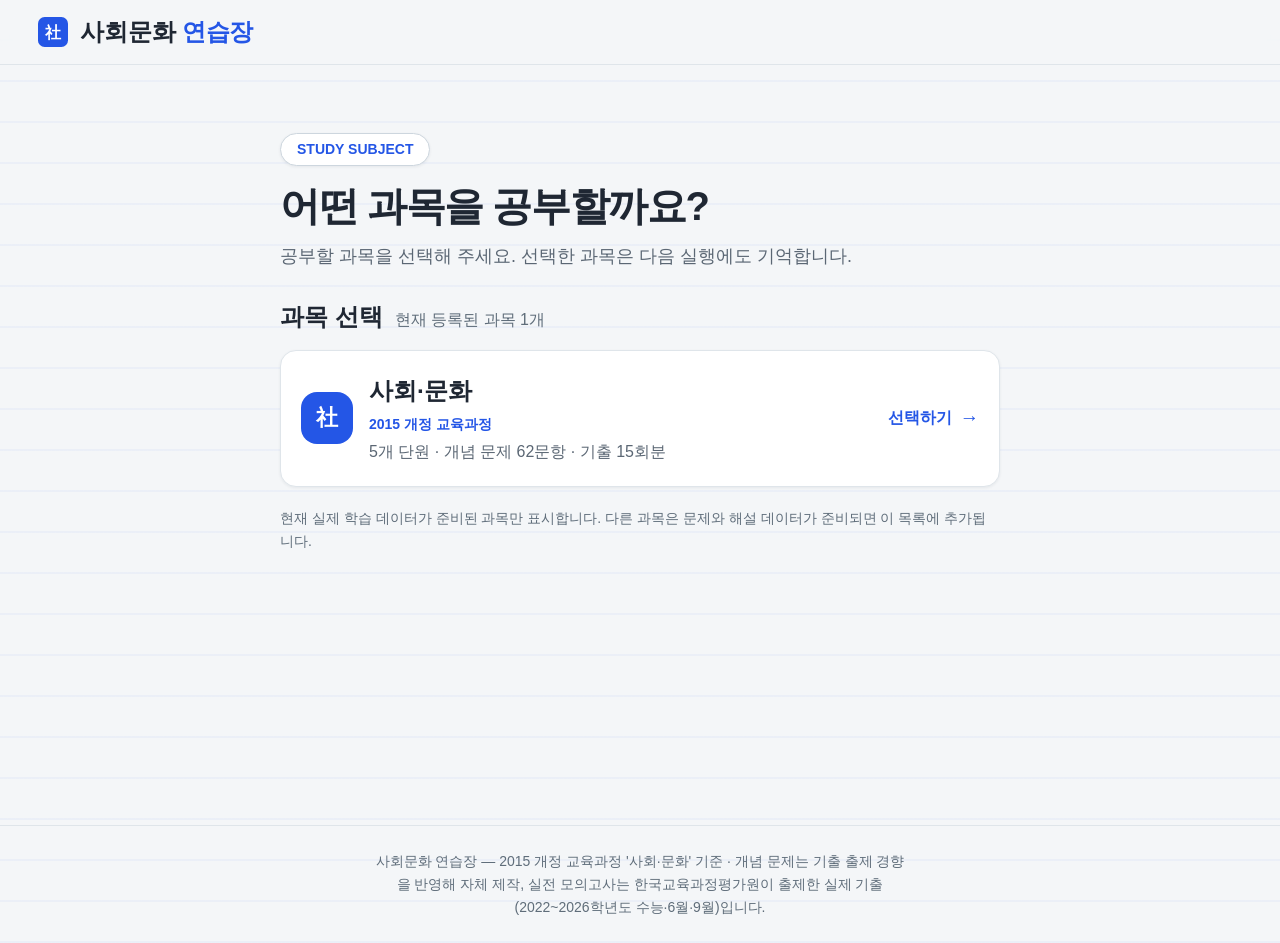
<file: index.html>
<!DOCTYPE html>
<html lang="ko">
<head>
<meta charset="UTF-8" />
<meta name="viewport" content="width=device-width, initial-scale=1.0" />
<title>사회문화 연습장</title>
<meta name="app-runtime" content="local-static-files-no-network-api" />
<meta name="description" content="사회·문화 수능 대비 단원별 개념 문제 연습 사이트. 기출 스타일 5지선다 문제와 상세 해설, 오답 노트, 단원별 개념 정리 제공." />
<link rel="icon" href="data:image/svg+xml,<svg xmlns='http://www.w3.org/2000/svg' viewBox='0 0 100 100'><rect width='100' height='100' rx='20' fill='%232f4fc0'/><text x='50' y='68' font-size='52' text-anchor='middle' fill='white' font-family='sans-serif' font-weight='700'>社</text></svg>" />
<link rel="stylesheet" href="css/style.css" />
</head>
<body>
<a class="skip" href="#main">본문으로 건너뛰기</a>
<header class="site-header">
  <div class="header-inner">
    <a class="logo" href="#" data-nav="home" aria-label="홈으로">
      <svg width="30" height="30" viewBox="0 0 100 100" aria-hidden="true"><rect width="100" height="100" rx="22" fill="var(--color-primary)"/><text x="50" y="70" font-size="52" text-anchor="middle" fill="#fff" font-weight="700">社</text></svg>
      <span class="logo-text">사회문화 <em>연습장</em></span>
    </a>
    <nav class="gnb" aria-label="주요 메뉴">
      <button class="gnb-btn" data-nav="home" type="button">문제 풀기</button>
      <button class="gnb-btn" data-nav="subject-select" type="button">과목 변경</button>
      <button class="gnb-btn" data-nav="exam" type="button">실전 모의고사</button>
      <button class="gnb-btn" data-nav="game" type="button">지식의 탑</button>
      <button class="gnb-btn" data-nav="concepts" type="button">개념 정리</button>
      <button class="gnb-btn" data-nav="wrong" type="button">오답 노트 <span class="wrong-count" id="wrongCountBadge" hidden>0</span></button>
    </nav>
  </div>
</header>

<main id="main" class="container">
  <!-- 첫 진입 과목 선택 -->
  <section id="view-subject-select" class="view" aria-label="과목 선택" hidden></section>
  <!-- 홈: 단원 선택 -->
  <section id="view-home" class="view" aria-label="홈"></section>
  <!-- 퀴즈 진행 -->
  <section id="view-quiz" class="view" aria-label="문제 풀이" hidden></section>
  <!-- 결과 -->
  <section id="view-result" class="view" aria-label="결과" hidden></section>
  <!-- 실전 모의고사: 시험지 목록 -->
  <section id="view-exam" class="view" aria-label="실전 모의고사" hidden></section>
  <!-- 실전 모의고사: 응시 -->
  <section id="view-examrun" class="view" aria-label="모의고사 응시" hidden></section>
  <!-- 실전 모의고사: 결과 -->
  <section id="view-examresult" class="view" aria-label="모의고사 결과" hidden></section>
  <!-- 학습 게임: 지식의 탑 -->
  <section id="view-game" class="view" aria-label="지식의 탑 게임" hidden></section>
  <!-- 개념 정리 -->
  <section id="view-concepts" class="view" aria-label="개념 정리" hidden></section>
  <!-- 오답 노트 -->
  <section id="view-wrong" class="view" aria-label="오답 노트" hidden></section>
</main>

<footer class="site-footer">
  <p>사회문화 연습장 — 2015 개정 교육과정 '사회·문화' 기준 · 개념 문제는 기출 출제 경향을 반영해 자체 제작, 실전 모의고사는 한국교육과정평가원이 출제한 실제 기출(2022~2026학년도 수능·6월·9월)입니다.</p>
</footer>

<script src="js/data.js"></script>
<script src="js/exams.js"></script>
<script src="js/storage.js"></script>
<script src="js/predict.js"></script>
<script src="js/game.js"></script>
<script src="js/pen-tools.js"></script>
<script src="js/exam-app.js"></script>
<script src="js/app.js"></script>
</body>
</html>
</file>
<file: css/style.css>
/* ─── 사회문화 연습장 — 노트형 학습 사이트 테마 ───
   종이 노트 + 형광펜 콘셉트 (연습장 감성) */

:root {
  --text-xs: clamp(0.75rem, 0.7rem + 0.25vw, 0.875rem);
  --text-sm: clamp(0.875rem, 0.8rem + 0.35vw, 1rem);
  --text-base: clamp(1rem, 0.95rem + 0.25vw, 1.125rem);
  --text-lg: clamp(1.125rem, 1rem + 0.75vw, 1.5rem);
  --text-xl: clamp(1.5rem, 1.2rem + 1.25vw, 2.25rem);

  --space-1: 0.25rem; --space-2: 0.5rem; --space-3: 0.75rem;
  --space-4: 1rem; --space-5: 1.25rem; --space-6: 1.5rem;
  --space-8: 2rem; --space-10: 2.5rem; --space-12: 3rem; --space-16: 4rem;

  /* 노트 페이퍼 톤 */
  --color-bg: #f4f6f8;          /* 노트 뒷면 */
  --color-surface: #ffffff;      /* 종이 */
  --color-surface-2: #fbfcfd;
  --color-surface-offset: #eef1f4;
  --color-divider: #dfe5ea;
  --color-border: #cdd6de;
  --color-text: #1f2733;
  --color-text-muted: #5b6774;
  --color-text-faint: #5f6d7a;
  --color-text-inverse: #f8fafc;

  /* 형광펜 블루 */
  --color-primary: #2456e6;
  --color-primary-hover: #1c46c4;
  --color-primary-active: #16379b;
  --color-primary-highlight: #e3ecfe;

  --color-success: #1e7a3c;
  --color-success-highlight: #e0f3e6;
  --color-error: #c93838;
  --color-error-highlight: #fbe4e4;
  --color-wrong-badge: #c93838;

  --hl: #ffe57f;               /* 형광펜 노랑 */
  --hl-pink: #ffc0cb;
  --hl-green: #b7f0c2;

  --radius-sm: 0.375rem;
  --radius-md: 0.5rem;
  --radius-lg: 0.75rem;
  --radius-xl: 1rem;

  --transition-interactive: 180ms cubic-bezier(0.16, 1, 0.3, 1);
  --shadow-sm: 0 1px 3px rgba(31, 39, 51, 0.07);
  --shadow-md: 0 4px 14px rgba(31, 39, 51, 0.09);
  --shadow-lg: 0 12px 34px rgba(31, 39, 51, 0.14);

  --content-default: 860px;
}

/* ─── 기본 스타일 ─── */
*, *::before, *::after { box-sizing: border-box; margin: 0; padding: 0; }
[hidden] { display: none !important; }

html {
  -webkit-text-size-adjust: none; text-size-adjust: none;
  -webkit-font-smoothing: antialiased; -moz-osx-font-smoothing: grayscale;
  text-rendering: optimizeLegibility;
}

body {
  min-height: 100dvh;
  line-height: 1.65;
  font-family: 'Pretendard Variable', Pretendard, -apple-system, 'Apple SD Gothic Neo', 'Malgun Gothic', sans-serif;
  font-size: var(--text-base);
  color: var(--color-text);
  background-color: var(--color-bg);
  /* 노트 줄무늬 */
  background-image: repeating-linear-gradient(
    transparent, transparent 39px,
    rgba(36, 86, 230, 0.045) 39px, rgba(36, 86, 230, 0.045) 41px
  );
}

img, svg { display: block; max-width: 100%; }
button { cursor: pointer; background: none; border: none; font: inherit; color: inherit; }
ul { list-style: none; }
h1, h2, h3, h4 { text-wrap: balance; line-height: 1.2; }
p, li, figcaption { text-wrap: pretty; }

:focus-visible { outline: 2px solid var(--color-primary); outline-offset: 3px; border-radius: var(--radius-sm); }

::selection { background: var(--hl); color: var(--color-text); }

.skip {
  position: absolute; left: -9999px; top: 0;
  background: var(--color-primary); color: #fff;
  padding: var(--space-2) var(--space-4); border-radius: var(--radius-sm);
  z-index: 100;
}
.skip:focus { left: var(--space-4); top: var(--space-4); }

@media (prefers-reduced-motion: reduce) {
  *, *::before, *::after {
    animation-duration: 0.01ms !important;
    animation-iteration-count: 1 !important;
    transition-duration: 0.01ms !important;
  }
}

/* ─── 헤더 ─── */
.site-header {
  position: sticky; top: 0; z-index: 50;
  background: rgba(244, 246, 248, 0.86);
  backdrop-filter: blur(10px);
  border-bottom: 1px solid var(--color-divider);
}
.header-inner {
  width: 100%; max-width: 1440px;
  margin: 0 auto; padding: var(--space-3) clamp(16px, 3vw, 40px);
  display: flex; align-items: center; justify-content: space-between; gap: var(--space-4);
}
.logo { display: flex; flex: 0 0 auto; align-items: center; gap: var(--space-3); white-space: nowrap; text-decoration: none; color: inherit; }
.logo-text { white-space: nowrap; font-size: var(--text-lg); font-weight: 800; letter-spacing: -0.01em; }
.logo-text em { font-style: normal; color: var(--color-primary); }

.gnb { display: flex; flex: 1 1 auto; min-width: 0; justify-content: flex-end; flex-wrap: nowrap; gap: 4px; }
.gnb-btn {
  flex: 0 0 auto; white-space: nowrap;
  padding: var(--space-2) clamp(8px, 0.9vw, 14px);
  border-radius: var(--radius-full, 9999px);
  font-size: clamp(0.78rem, 0.9vw, 1rem); font-weight: 600; color: var(--color-text-muted);
  transition: all var(--transition-interactive);
}
.gnb-btn:hover { background: var(--color-primary-highlight); color: var(--color-primary); transform: translateY(-1px) scale(1.015); }
.gnb-btn.active { background: var(--color-primary); color: #fff; }

.wrong-count {
  display: inline-flex; align-items: center; justify-content: center;
  min-width: 1.4em; height: 1.4em; padding: 0 0.3em;
  background: var(--color-wrong-badge); color: #fff;
  border-radius: 9999px; font-size: var(--text-xs); font-weight: 700;
  vertical-align: 2px; margin-left: var(--space-1);
}

/* ─── 레이아웃 ─── */
.container {
  max-width: var(--content-default);
  margin: 0 auto;
  padding: var(--space-8) var(--space-5) var(--space-16);
  min-height: calc(100dvh - 140px);
}
.view { animation: viewIn 240ms cubic-bezier(0.16, 1, 0.3, 1); }
@keyframes viewIn { from { opacity: 0; transform: translateY(8px); } to { opacity: 1; transform: none; } }

/* ─── 첫 진입 과목 선택 ─── */
.subject-pick-page { max-width: 720px; margin: 0 auto; padding: clamp(12px, 4vh, 36px) 0; }
.subject-pick-page > .hero-kicker { margin-bottom: var(--space-4); }
.subject-pick-page h1 { font-size: clamp(1.8rem, 4vw, 2.5rem); font-weight: 850; letter-spacing: -0.035em; margin-bottom: var(--space-3); }
.subject-pick-description { color: var(--color-text-muted); margin-bottom: var(--space-8); }
.subject-pick-grid { display: grid; grid-template-columns: 1fr; gap: var(--space-3); }
.subject-pick-button {
  display: flex; align-items: center; gap: var(--space-4); width: 100%; min-height: 104px;
  padding: var(--space-5); text-align: left; color: var(--color-text);
  background: var(--color-surface); border: 1px solid var(--color-divider);
  border-radius: var(--radius-xl); box-shadow: var(--shadow-sm); cursor: pointer;
  transition: transform var(--transition-interactive), box-shadow var(--transition-interactive), border-color var(--transition-interactive), background var(--transition-interactive);
}
.subject-pick-button:hover, .subject-pick-button:focus-visible {
  border-color: var(--color-primary); background: var(--color-primary-highlight); box-shadow: var(--shadow-md);
  transform: translateY(-1px) scale(1.015);
}
.subject-pick-mark {
  display: inline-flex; flex: 0 0 52px; width: 52px; height: 52px; align-items: center; justify-content: center;
  color: #fff; background: var(--color-primary); border-radius: 16px; font-size: 1.35rem; font-weight: 850;
}
.subject-pick-copy { display: grid; gap: 3px; min-width: 0; }
.subject-pick-copy strong { font-size: var(--text-lg); font-weight: 800; }
.subject-pick-copy small { color: var(--color-primary); font-size: var(--text-xs); font-weight: 700; }
.subject-pick-copy > span { color: var(--color-text-muted); font-size: var(--text-sm); }
.subject-pick-action { display: inline-flex; align-items: center; gap: 8px; margin-left: auto; white-space: nowrap; color: var(--color-primary); font-size: var(--text-sm); font-weight: 800; }
.subject-pick-action > span { font-size: 1.2em; }
.subject-pick-footnote { margin-top: var(--space-5); color: var(--color-text-faint); font-size: var(--text-xs); }

/* ─── 홈 화면 ─── */
.hero { margin-bottom: var(--space-10); }
.hero-kicker {
  display: inline-flex; align-items: center; gap: var(--space-2);
  background: #fff; border: 1px solid var(--color-border);
  padding: var(--space-1) var(--space-4); border-radius: 9999px;
  font-size: var(--text-xs); font-weight: 700; color: var(--color-primary);
  box-shadow: var(--shadow-sm); margin-bottom: var(--space-4);
}
.hero h1 {
  font-size: var(--text-xl); font-weight: 800; letter-spacing: -0.02em;
  margin-bottom: var(--space-3); max-width: 24ch;
}
.hero p { color: var(--color-text-muted); max-width: 52ch; }

.stat-strip {
  display: grid; grid-template-columns: repeat(3, 1fr); gap: var(--space-3);
  margin-bottom: var(--space-10);
}
.stat-card {
  background: var(--color-surface); border: 1px solid var(--color-divider);
  border-radius: var(--radius-lg); padding: var(--space-4) var(--space-5);
  box-shadow: var(--shadow-sm);
}
.stat-label { font-size: var(--text-xs); font-weight: 600; color: var(--color-text-faint); }
.stat-value { font-size: var(--text-lg); font-weight: 800; margin-top: var(--space-1); }
.stat-value .accent { color: var(--color-primary); }

.section-head { display: flex; align-items: baseline; gap: var(--space-3); margin-bottom: var(--space-4); }
.section-head h2 { font-size: var(--text-lg); font-weight: 800; }
.section-head span { font-size: var(--text-sm); color: var(--color-text-faint); }

.unit-grid { display: grid; gap: var(--space-4); }
.unit-card {
  position: relative;
  background: var(--color-surface);
  border: 1px solid var(--color-divider);
  border-radius: var(--radius-lg);
  padding: var(--space-5) var(--space-6);
  box-shadow: var(--shadow-sm);
  transition: transform var(--transition-interactive), box-shadow var(--transition-interactive), border-color var(--transition-interactive);
  overflow: hidden;
}
.unit-card::before {
  content: ''; position: absolute; inset: 0 auto 0 0; width: 4px;
  background: var(--unit-accent, var(--color-primary));
}
.unit-card:hover { transform: translateY(-2px) scale(1.012); box-shadow: var(--shadow-md); border-color: var(--color-primary-highlight); }
.unit-top { display: flex; align-items: center; justify-content: space-between; gap: var(--space-3); }
.unit-num { font-size: var(--text-xs); font-weight: 800; color: var(--color-text-faint); letter-spacing: 0.08em; }
.unit-name { font-size: var(--text-lg); font-weight: 800; margin-top: var(--space-1); }
.unit-desc { font-size: var(--text-sm); color: var(--color-text-muted); margin-top: var(--space-2); }
.unit-meta { display: flex; align-items: center; gap: var(--space-3); margin-top: var(--space-4); flex-wrap: wrap; }
.unit-qcount {
  font-size: var(--text-xs); font-weight: 700; color: var(--color-text-muted);
  background: var(--color-surface-offset); padding: var(--space-1) var(--space-3);
  border-radius: 9999px;
}
.unit-actions { display: flex; gap: var(--space-2); margin-left: auto; }

.btn {
  display: inline-flex; align-items: center; justify-content: center; gap: var(--space-2);
  padding: var(--space-2) var(--space-5);
  border-radius: var(--radius-md);
  font-size: var(--text-sm); font-weight: 700;
  transition: all var(--transition-interactive);
}
.btn-primary { background: var(--color-primary); color: #fff; box-shadow: var(--shadow-sm); }
.btn-primary:hover { background: var(--color-primary-hover); transform: translateY(-1px) scale(1.015); }
.btn-ghost { border: 1.5px solid var(--color-border); color: var(--color-text-muted); background: var(--color-surface); }
.btn-ghost:hover { border-color: var(--color-primary); color: var(--color-primary); transform: translateY(-1px) scale(1.015); }
.btn:disabled { opacity: 0.45; cursor: not-allowed; transform: none; }

.unit-accuracy { font-size: var(--text-xs); color: var(--color-text-faint); font-weight: 600; }
.unit-accuracy .bar {
  display: inline-block; width: 72px; height: 6px;
  background: var(--color-surface-offset); border-radius: 3px;
  margin-left: var(--space-2); vertical-align: 2px; overflow: hidden;
}
.unit-accuracy .bar i {
  display: block; height: 100%; border-radius: 3px;
  background: var(--unit-accent, var(--color-primary));
}

/* ─── 퀴즈 화면 ─── */
.quiz-topbar {
  display: flex; align-items: center; justify-content: space-between;
  gap: var(--space-4); margin-bottom: var(--space-5); flex-wrap: wrap;
}
.quiz-info { display: flex; align-items: center; gap: var(--space-3); flex-wrap: wrap; }
.quiz-tag {
  font-size: var(--text-xs); font-weight: 700;
  background: var(--color-primary-highlight); color: var(--color-primary);
  padding: var(--space-1) var(--space-3); border-radius: 9999px;
}
.quiz-tag.error-mode { background: var(--color-error-highlight); color: var(--color-error); }
.quiz-topic { font-size: var(--text-sm); font-weight: 600; color: var(--color-text-muted); }
.quiz-exit { font-size: var(--text-sm); font-weight: 600; color: var(--color-text-faint); padding: var(--space-1) var(--space-3); border-radius: var(--radius-sm); }
.quiz-exit:hover { color: var(--color-error); background: var(--color-error-highlight); }

.progress-row { display: flex; align-items: center; gap: var(--space-4); margin-bottom: var(--space-6); }
.progress-track {
  flex: 1; height: 10px; border-radius: 5px;
  background: var(--color-surface-offset); overflow: hidden;
}
.progress-fill {
  height: 100%; border-radius: 5px;
  background: linear-gradient(90deg, var(--color-primary), #5b84ff);
  transition: width 400ms cubic-bezier(0.16, 1, 0.3, 1);
}
.progress-count { font-size: var(--text-sm); font-weight: 800; font-variant-numeric: tabular-nums; white-space: nowrap; }

.q-card {
  background: var(--color-surface);
  border: 1px solid var(--color-divider);
  border-radius: var(--radius-xl);
  padding: var(--space-8);
  box-shadow: var(--shadow-md);
}
.q-head { display: flex; align-items: center; gap: var(--space-3); margin-bottom: var(--space-4); flex-wrap: wrap; }
.q-num { font-size: var(--text-xs); font-weight: 800; color: var(--color-primary); letter-spacing: 0.06em; }
.q-diff { display: flex; gap: 3px; align-items: center; }
.q-diff i { width: 8px; height: 8px; border-radius: 2px; background: var(--color-surface-offset); }
.q-diff i.on { background: var(--color-primary); }
.q-diff-label { font-size: var(--text-xs); color: var(--color-text-faint); font-weight: 600; margin-left: 2px; }

.q-text { font-size: var(--text-base); font-weight: 600; line-height: 1.7; }
.pen-input-hint { font-size: var(--text-xs); color: var(--color-text-faint); }
.pen-tool:disabled { opacity: .4; cursor: not-allowed; }
@media (max-width: 640px) {
  .pen-bar { gap: 6px; }
  .pen-tool { padding: 6px 10px; }
  .pen-input-hint { flex-basis: 100%; }
}
.q-text u { text-decoration-color: var(--color-error); text-decoration-thickness: 2px; text-underline-offset: 3px; }
.q-text mark { background: var(--hl); padding: 0 2px; border-radius: 2px; }

.boogi {
  background: var(--color-surface-2);
  border: 1px dashed var(--color-border);
  border-radius: var(--radius-md);
  padding: var(--space-4) var(--space-5);
  margin: var(--space-4) 0 var(--space-5);
  font-size: var(--text-sm);
}
.boogi ul { padding-left: 0; margin-top: var(--space-2); display: grid; gap: var(--space-1); }
.boogi ul li { padding-left: 1.1em; position: relative; }
.boogi ul li::before { content: '·'; position: absolute; left: 0; font-weight: 800; color: var(--color-primary); }

.choices { display: grid; gap: var(--space-2); margin-top: var(--space-5); }
.choice {
  display: flex; align-items: flex-start; gap: var(--space-3);
  width: 100%; text-align: left;
  padding: var(--space-4) var(--space-5);
  background: var(--color-surface-2);
  border: 1.5px solid var(--color-divider);
  border-radius: var(--radius-md);
  font-size: var(--text-sm); font-weight: 500; line-height: 1.6;
  transition: all var(--transition-interactive);
}
.choice:hover:not(:disabled) {
  border-color: var(--color-primary);
  background: var(--color-primary-highlight);
  color: var(--color-text);
  transform: translateY(-1px) scale(1.025);
  box-shadow: 0 6px 16px rgba(36, 86, 230, 0.18);
}
.choice:disabled { cursor: default; }
.choice-num {
  flex-shrink: 0; width: 1.7em; height: 1.7em;
  display: inline-flex; align-items: center; justify-content: center;
  border-radius: 50%; background: var(--color-surface-offset);
  font-size: var(--text-xs); font-weight: 800; color: var(--color-text-muted);
  transition: all var(--transition-interactive);
}
.choice.correct {
  border-color: var(--color-success); background: var(--color-success-highlight);
}
.choice.correct .choice-num { background: var(--color-success); color: #fff; }
.choice.wrong {
  border-color: var(--color-error); background: var(--color-error-highlight);
}
.choice.wrong .choice-num { background: var(--color-error); color: #fff; }
.choice.dimmed { opacity: 0.55; }

.expl {
  margin-top: var(--space-5);
  border-radius: var(--radius-md);
  padding: var(--space-5) var(--space-6);
  animation: viewIn 240ms cubic-bezier(0.16, 1, 0.3, 1);
}
.expl.correct-expl { background: var(--color-success-highlight); border: 1px solid #bfe4ca; }
.expl.wrong-expl { background: var(--color-error-highlight); border: 1px solid #f0c4c4; }
.expl-head {
  display: flex; align-items: center; gap: var(--space-2);
  font-weight: 800; font-size: var(--text-sm); margin-bottom: var(--space-2);
}
.expl.correct-expl .expl-head { color: var(--color-success); }
.expl.wrong-expl .expl-head { color: var(--color-error); }
.expl-body { font-size: var(--text-sm); color: var(--color-text); line-height: 1.7; }

.quiz-nav { display: flex; justify-content: flex-end; gap: var(--space-3); margin-top: var(--space-6); }

/* ─── 결과 화면 ─── */
.result-hero {
  background: var(--color-surface); border: 1px solid var(--color-divider);
  border-radius: var(--radius-xl); padding: var(--space-10);
  text-align: center; box-shadow: var(--shadow-md); margin-bottom: var(--space-8);
}
.result-score { font-size: clamp(3rem, 8vw, 4.5rem); font-weight: 900; letter-spacing: -0.03em; color: var(--color-primary); line-height: 1; }
.result-score small { font-size: 0.4em; font-weight: 700; color: var(--color-text-faint); }
.result-msg { font-size: var(--text-lg); font-weight: 800; margin-top: var(--space-4); }
.result-sub { font-size: var(--text-sm); color: var(--color-text-muted); margin-top: var(--space-2); }
.result-actions { display: flex; justify-content: center; gap: var(--space-3); margin-top: var(--space-8); flex-wrap: wrap; }

.result-table { width: 100%; border-collapse: collapse; font-size: var(--text-sm); }
.result-table th, .result-table td {
  padding: var(--space-3) var(--space-4); text-align: left;
  border-bottom: 1px solid var(--color-divider);
}
.result-table th { font-size: var(--text-xs); font-weight: 700; color: var(--color-text-faint); }
.result-table .ok { color: var(--color-success); font-weight: 700; }
.result-table .no { color: var(--color-error); font-weight: 700; }

/* ─── 개념 정리 ─── */
.concept-tabs { display: flex; gap: var(--space-2); flex-wrap: wrap; margin-bottom: var(--space-6); }
.ctab {
  padding: var(--space-2) var(--space-4); border-radius: 9999px;
  font-size: var(--text-sm); font-weight: 700; color: var(--color-text-muted);
  border: 1.5px solid var(--color-divider); background: var(--color-surface);
  transition: all var(--transition-interactive);
}
.ctab:hover { border-color: var(--color-primary); color: var(--color-primary); transform: translateY(-1px) scale(1.015); }
.ctab.active { background: var(--color-primary); border-color: var(--color-primary); color: #fff; }

.term-grid { display: grid; grid-template-columns: repeat(auto-fill, minmax(320px, 1fr)); gap: var(--space-4); }
.term-card {
  background: var(--color-surface); border: 1px solid var(--color-divider);
  border-radius: var(--radius-lg); padding: var(--space-5) var(--space-6);
  box-shadow: var(--shadow-sm);
}
.term-card dt { font-weight: 800; font-size: var(--text-base); margin-bottom: var(--space-2); }
.term-card dt::before { content: '✎ '; color: var(--color-primary); }
.term-card dd { font-size: var(--text-sm); color: var(--color-text-muted); line-height: 1.7; }
.term-card dd mark { background: var(--hl); padding: 0 2px; border-radius: 2px; }

/* ─── 오답 노트 ─── */
.empty-state {
  text-align: center; padding: var(--space-16) var(--space-6);
  background: var(--color-surface); border: 1px dashed var(--color-border);
  border-radius: var(--radius-xl); color: var(--color-text-muted);
}
.empty-state strong { display: block; font-size: var(--text-lg); color: var(--color-text); margin-bottom: var(--space-2); }

.wrong-list { display: grid; gap: var(--space-4); }
.wrong-item {
  background: var(--color-surface); border: 1px solid var(--color-divider);
  border-radius: var(--radius-lg); padding: var(--space-5) var(--space-6);
  box-shadow: var(--shadow-sm);
}
.wrong-item-head { display: flex; align-items: center; gap: var(--space-3); flex-wrap: wrap; margin-bottom: var(--space-2); }
.wrong-q { font-size: var(--text-sm); font-weight: 600; line-height: 1.6; }
.wrong-tries { font-size: var(--text-xs); font-weight: 700; color: var(--color-error); background: var(--color-error-highlight); padding: 2px 10px; border-radius: 9999px; }
.wrong-actions { display: flex; gap: var(--space-2); margin-top: var(--space-4); flex-wrap: wrap; }
.wrong-actions .btn { padding: var(--space-1) var(--space-4); font-size: var(--text-xs); }

/* ─── 푸터 ─── */
.site-footer {
  border-top: 1px solid var(--color-divider);
  padding: var(--space-6) var(--space-5);
  text-align: center;
}
.site-footer p { font-size: var(--text-xs); color: var(--color-text-faint); margin: 0 auto; max-width: 68ch; }

/* 넓은 태블릿/좁은 데스크톱에서는 로고와 메뉴를 분리해 텍스트가 눌리지 않게 합니다. */
@media (max-width: 980px) and (min-width: 641px) {
  .header-inner { flex-direction: column; align-items: stretch; gap: var(--space-2); }
  .logo { justify-content: center; }
  .gnb { justify-content: flex-start; overflow-x: auto; -webkit-overflow-scrolling: touch; scrollbar-width: none; padding-bottom: 2px; }
  .gnb::-webkit-scrollbar { display: none; }
  .gnb-btn { padding: var(--space-2) var(--space-3); font-size: var(--text-xs); }
}

/* ─── 반응형 ─── */
@media (max-width: 640px) {
  .header-inner { flex-direction: column; align-items: stretch; gap: var(--space-2); }
  .logo { justify-content: center; }
  .gnb { justify-content: flex-start; flex-wrap: nowrap; overflow-x: auto; -webkit-overflow-scrolling: touch; scrollbar-width: none; padding-bottom: 2px; }
  .gnb::-webkit-scrollbar { display: none; }
  .gnb-btn { white-space: nowrap; flex: 0 0 auto; padding: var(--space-2) var(--space-3); font-size: var(--text-xs); }
  .container { padding: var(--space-6) var(--space-4) var(--space-12); }
  .stat-strip { grid-template-columns: 1fr; }
  .q-card { padding: var(--space-5) var(--space-4); }
  .unit-actions { margin-left: 0; }
  .progress-count { font-size: var(--text-xs); }
}

/* ─── 실전 모의고사 ─── */
.exam-banner {
  display: flex; align-items: center; gap: var(--space-4); flex-wrap: wrap;
  background: linear-gradient(120deg, #1d3fa0, #2456e6 55%, #3b6ef5);
  color: #fff; border-radius: var(--radius-lg);
  padding: var(--space-5) var(--space-6); margin: var(--space-6) 0 0;
  text-decoration: none; box-shadow: 0 6px 18px rgba(36, 86, 230, 0.28);
  transition: transform 0.15s ease, box-shadow 0.15s ease;
}
.exam-banner:hover { transform: translateY(-1px) scale(1.012); box-shadow: 0 8px 20px rgba(36, 86, 230, 0.30); }
.eb-badge { background: rgba(255,255,255,0.18); border: 1px solid rgba(255,255,255,0.35); padding: 2px 10px; border-radius: 999px; font-size: var(--text-xs); font-weight: 700; letter-spacing: 0.02em; }
.eb-title { font-weight: 800; font-size: var(--text-base); }
.eb-cta { margin-left: auto; font-weight: 700; font-size: var(--text-sm); }

.exam-hero { background: linear-gradient(135deg, #10265e, #1c46c4); color: #fff; border-radius: var(--radius-lg); padding: var(--space-8) var(--space-8); }
.exam-hero .hero-kicker { color: #bcd0ff; }
.exam-hero p { color: #dbe6ff; }

.exam-year-row { margin-bottom: var(--space-6); }
.exam-year { font-size: var(--text-base); font-weight: 800; color: var(--color-text); margin-bottom: var(--space-3); }
.exam-cards { display: grid; grid-template-columns: repeat(auto-fit, minmax(200px, 1fr)); gap: var(--space-3); }
.exam-card {
  display: flex; flex-direction: column; align-items: flex-start; gap: 4px; text-align: left;
  background: var(--color-surface); border: 1px solid var(--color-border); border-radius: var(--radius-md);
  padding: var(--space-4); cursor: pointer; font: inherit; color: var(--color-text);
  transition: border-color 0.15s ease, box-shadow 0.15s ease, transform 0.15s ease;
}
.exam-card:hover { border-color: var(--color-primary); box-shadow: 0 4px 14px rgba(31, 39, 51, 0.08); transform: translateY(-1px) scale(1.015); }
.exam-card-kind { font-size: var(--text-xs); font-weight: 700; color: var(--color-primary); background: var(--color-primary-highlight); padding: 2px 8px; border-radius: 999px; }
.exam-card-title { font-weight: 800; font-size: var(--text-base); }
.exam-card-meta { font-size: var(--text-xs); color: var(--color-text-muted); }
.exam-card-meta b { color: var(--color-success); }
.exam-src-note { font-size: var(--text-xs); color: var(--color-text-faint); margin-top: var(--space-4); }

.exam-run-top { display: flex; align-items: center; justify-content: space-between; gap: var(--space-3); flex-wrap: wrap; margin-bottom: var(--space-3); }
.exam-run-info { display: flex; align-items: center; gap: var(--space-3); flex-wrap: wrap; }
.exam-run-q { font-weight: 800; font-size: var(--text-base); color: var(--color-text-muted); font-variant-numeric: tabular-nums; }
.exam-run-right { display: flex; align-items: center; gap: var(--space-3); }
.exam-timer { font-weight: 800; font-size: var(--text-lg); font-variant-numeric: tabular-nums; background: var(--color-surface); border: 1px solid var(--color-border); border-radius: var(--radius-md); padding: 4px 12px; }
.exam-timer.warn { color: #b45309; border-color: #f59e0b; background: #fffbeb; }
.exam-timer.danger { color: var(--color-error); border-color: var(--color-error); background: var(--color-error-highlight); }
.exam-tag { background: #10265e !important; color: #fff !important; }

.exam-progress { margin-bottom: var(--space-4); }

.exam-qcard { background: var(--color-surface); border: 1px solid var(--color-border); border-radius: var(--radius-lg); padding: var(--space-4); }
.exam-qimg { display: block; width: 100%; max-width: 760px; margin: 0 auto; height: auto; border-radius: var(--radius-sm); }

.omr { display: grid; grid-template-columns: repeat(5, 1fr); gap: var(--space-2); max-width: 760px; margin: var(--space-4) auto 0; }
.omr-btn {
  display: flex; flex-direction: column; align-items: center; gap: 2px;
  background: var(--color-surface-2); border: 2px solid var(--color-border); border-radius: var(--radius-md);
  padding: var(--space-3) 4px; cursor: pointer; font: inherit; color: var(--color-text-muted);
  transition: transform 160ms cubic-bezier(0.16, 1, 0.3, 1), border-color 160ms ease, background-color 160ms ease, color 160ms ease, box-shadow 160ms ease;
}
.omr-btn:hover:not(:disabled) {
  border-color: var(--color-primary);
  background: var(--color-primary-highlight);
  color: var(--color-primary);
  transform: translateY(-1px) scale(1.025);
  box-shadow: 0 6px 16px rgba(36, 86, 230, 0.18);
}
.omr-btn.marked { border-color: var(--color-primary); background: var(--color-primary-highlight); color: var(--color-primary); font-weight: 800; }
.omr-num { font-size: var(--text-lg); line-height: 1; }
.omr-state { font-size: var(--text-xs); min-height: 1em; }

.exam-run-nav { display: flex; align-items: center; gap: var(--space-3); flex-wrap: wrap; margin-top: var(--space-4); }
.omr-grid { display: grid; grid-template-columns: repeat(10, 1fr); gap: 4px; flex: 1; min-width: 240px; }
.omr-cell {
  font: inherit; font-size: var(--text-xs); font-weight: 700; color: var(--color-text-muted);
  background: var(--color-surface); border: 1px solid var(--color-border); border-radius: 6px;
  padding: 6px 0; cursor: pointer; font-variant-numeric: tabular-nums;
  transition: transform 160ms cubic-bezier(0.16, 1, 0.3, 1), border-color 160ms ease, background-color 160ms ease, color 160ms ease, box-shadow 160ms ease;
}
.omr-cell:hover:not(:disabled) {
  border-color: var(--color-primary);
  background: var(--color-primary-highlight);
  color: var(--color-primary);
  transform: translateY(-1px) scale(1.02);
  box-shadow: 0 5px 14px rgba(36, 86, 230, 0.16);
}
.omr-cell.done { background: var(--color-primary-highlight); border-color: #9db8f5; color: var(--color-primary); }
.omr-cell.cur { background: var(--color-primary); border-color: var(--color-primary); color: #fff; }
.exam-submit-hint { font-size: var(--text-sm); color: var(--color-text-muted); margin-top: var(--space-3); }
.exam-submit-hint.warn2 { color: #b45309; font-weight: 600; }

.exam-result-hero { background: linear-gradient(135deg, #10265e, #1c46c4); color: #fff; }
.exam-result-hero .result-sub { color: #dbe6ff; }

.exam-review-list { display: flex; flex-direction: column; gap: var(--space-2); }
.exam-review { background: var(--color-surface); border: 1px solid var(--color-border); border-radius: var(--radius-md); overflow: hidden; }
.exam-review summary {
  display: flex; align-items: center; gap: var(--space-3); flex-wrap: wrap; cursor: pointer;
  padding: var(--space-3) var(--space-4); list-style: none; font-size: var(--text-sm);
}
.exam-review summary::-webkit-details-marker { display: none; }
.exam-review summary::after { content: '▾'; margin-left: auto; color: var(--color-text-faint); }
.exam-review[open] summary::after { content: '▴'; }
.er-num { font-weight: 800; font-size: var(--text-base); min-width: 2.2em; }
.er-verdict { font-size: var(--text-xs); font-weight: 700; padding: 2px 8px; border-radius: 999px; }
.er-verdict.ok { background: var(--color-success-highlight); color: var(--color-success); }
.er-verdict.no { background: var(--color-error-highlight); color: var(--color-error); }
.er-ans { color: var(--color-text-muted); }
.er-body { padding: 0 var(--space-4) var(--space-4); }
.er-note { font-size: var(--text-sm); color: var(--color-text-muted); margin-top: var(--space-3); }
.er-note b { color: var(--color-primary); font-size: var(--text-base); }
.exam-review.wrong-q { border-color: #f0b4b4; }

@media (max-width: 640px) {
  .omr { grid-template-columns: repeat(5, 1fr); }
  .omr-grid { grid-template-columns: repeat(10, 1fr); min-width: 0; }
  .exam-run-nav { flex-wrap: wrap; gap: var(--space-2); }
  .exam-run-nav .btn { flex: 1 1 calc(50% - var(--space-2)); }
  .omr-grid { order: 3; flex-basis: 100%; }
  .eb-cta { margin-left: 0; }
}

/* ───────────── 모의고사 확장: 도표 제외 · 예상 문제지 · 펜 필기 · 등급컷 ───────────── */

/* 도표 문항 제외 토글 */
.dopyo-toggle {
  display: flex; align-items: center; gap: var(--space-4); justify-content: space-between;
  background: var(--color-surface); border: 1px solid var(--color-border); border-radius: var(--radius-md);
  padding: var(--space-4) var(--space-5); margin-bottom: var(--space-8);
}
.dopyo-toggle.on { border-color: #9db8f5; background: var(--color-primary-highlight); }
.dt-text b { display: block; font-size: var(--text-base); margin-bottom: 2px; }
.dt-text span { font-size: var(--text-sm); color: var(--color-text-muted); }
.dt-switch {
  flex: 0 0 auto; width: 52px; height: 30px; border-radius: 999px; border: 1px solid var(--color-border);
  background: var(--color-surface-offset); position: relative; cursor: pointer; padding: 0; transition: background 0.15s;
}
.dt-knob {
  position: absolute; top: 3px; left: 3px; width: 22px; height: 22px; border-radius: 50%;
  background: #fff; border: 1px solid var(--color-border); transition: transform 0.15s;
}
.dopyo-toggle.on .dt-switch { background: var(--color-primary); border-color: var(--color-primary); }
.dopyo-toggle.on .dt-knob { transform: translateX(22px); border-color: transparent; }

/* 예상 모의고사 카드 */
.predict-cards { grid-template-columns: repeat(auto-fill, minmax(200px, 1fr)); }
.predict-card { border-style: dashed; }
.predict-sub { display: block; font-size: var(--text-xs); color: var(--color-text-faint); margin-top: 2px; }
.predict-note { background: var(--color-surface); border: 1px solid var(--color-border); border-radius: var(--radius-md); margin-top: var(--space-4); }
.predict-note summary { cursor: pointer; padding: var(--space-3) var(--space-4); font-size: var(--text-sm); font-weight: 700; list-style: none; }
.predict-note summary::-webkit-details-marker { display: none; }
.predict-note summary::after { content: '▾'; color: var(--color-text-faint); margin-left: var(--space-2); }
.predict-note[open] summary::after { content: '▴'; }
.pn-body { padding: 0 var(--space-4) var(--space-4); font-size: var(--text-sm); color: var(--color-text-muted); }
.pn-body p { margin-bottom: var(--space-3); }
.unit-freq { display: grid; gap: var(--space-2); margin-top: var(--space-2); }
.uf-row { display: grid; grid-template-columns: minmax(120px, 220px) 1fr 64px; align-items: center; gap: var(--space-3); }
.uf-name { font-size: var(--text-xs); color: var(--color-text); font-weight: 600; }
.uf-bar { height: 10px; background: var(--color-surface-offset); border-radius: 999px; overflow: hidden; }
.uf-fill { display: block; height: 100%; background: linear-gradient(90deg, #2456e6, #6d9bff); border-radius: 999px; }
.uf-val { font-size: var(--text-xs); color: var(--color-text-muted); text-align: right; font-variant-numeric: tabular-nums; }

/* 펜 필기 도구 */
.pen-bar { display: flex; align-items: center; gap: var(--space-2); flex-wrap: wrap; margin: var(--space-4) 0 var(--space-3); }
.pen-bar-label { font-size: var(--text-xs); font-weight: 800; color: var(--color-text-faint); margin-right: var(--space-1); }
.pen-tool {
  font: inherit; font-size: var(--text-xs); font-weight: 700; padding: 5px 12px; cursor: pointer;
  border: 1px solid var(--color-border); border-radius: 999px; background: var(--color-surface); color: var(--color-text-muted);
}
.pen-tool:hover { border-color: var(--color-primary); color: var(--color-primary); }
.pen-tool.active { background: var(--color-primary); border-color: var(--color-primary); color: #fff; }
.pen-palette { display: inline-flex; align-items: center; gap: 4px; padding: 2px 4px; border: 1px solid var(--color-border); border-radius: 999px; }
.pen-color { display: inline-grid; place-items: center; width: 28px; height: 28px; padding: 3px; border: 1px solid transparent; border-radius: 50%; background: transparent; cursor: pointer; }
.pen-color i { display: block; width: 16px; height: 16px; border: 1px solid #0002; border-radius: 50%; }
.pen-color.active { border-color: var(--color-primary); background: var(--color-primary-highlight); }
.pen-color:focus-visible { outline: 2px solid var(--color-primary); outline-offset: 2px; }
.view.pen-surface-root { position: relative; touch-action: pan-x pan-y; }
/* 펜이 퀴즈 화면 안에 있는 동안에만 펜 입력을 우선합니다.
   펜이 화면 밖으로 나가면 pan-x/pan-y가 복구되어 손가락 스크롤이 가능합니다. */
.view.pen-surface-root.pen-hover-input,
.view.pen-surface-root.pen-input-active { touch-action: none !important; user-select: none; -webkit-user-select: none; }
.pen-surface-canvas { position: absolute; top: 0; left: 0; z-index: 20; display: block; pointer-events: none; }
.quiz-question-prompt { margin-bottom: var(--space-4); }
.pen-input-hint { flex-basis: 100%; }
.exam-qwrap { position: relative; }

/* 텍스트 문항 (예상 모의고사) */
.predict-card2 { padding: var(--space-5); }
.pq-head { display: flex; align-items: center; gap: var(--space-2); margin-bottom: var(--space-3); }
.pq-num { font-size: var(--text-lg); font-weight: 900; }
.pq-badje { font-size: var(--text-xs); font-weight: 700; padding: 2px 9px; border-radius: 999px; background: var(--color-surface-offset); color: var(--color-text-muted); }
.pq-badje.dopyo { background: #fff3d6; color: #92600a; }
.pq-badje.unit { background: var(--color-primary-highlight); color: var(--color-primary); }
.pq-q { font-size: var(--text-base); line-height: 1.75; margin-bottom: var(--space-4); }
.pq-choices { display: grid; gap: var(--space-2); }
.pq-choice {
  display: flex; gap: var(--space-3); align-items: flex-start; text-align: left; width: 100%;
  font: inherit; font-size: var(--text-sm); line-height: 1.6; padding: var(--space-3) var(--space-4);
  background: var(--color-surface-2); border: 1px solid var(--color-border); border-radius: var(--radius-sm);
  cursor: pointer; color: var(--color-text);
  transition: transform 160ms cubic-bezier(0.16, 1, 0.3, 1), border-color 160ms ease, background-color 160ms ease, color 160ms ease, box-shadow 160ms ease;
}
.pq-choice:hover:not(:disabled) {
  border-color: var(--color-primary);
  background: var(--color-primary-highlight);
  color: var(--color-text);
  transform: translateY(-2px) scale(1.025);
  box-shadow: 0 8px 20px rgba(36, 86, 230, 0.22);
}
.pq-choice.marked { border-color: var(--color-primary); background: var(--color-primary-highlight); }
.pq-clab { font-weight: 800; flex: 0 0 auto; color: var(--color-primary); }
.pq-choices.review .pq-choice { cursor: default; }
.pq-choices.review .pq-choice.correct { border-color: var(--color-success); background: var(--color-success-highlight); }
.pq-choices.review .pq-choice.wrong { border-color: var(--color-error); background: var(--color-error-highlight); }
.pq-expl { margin-top: var(--space-3); padding: var(--space-3) var(--space-4); background: var(--color-surface-offset); border-radius: var(--radius-sm); font-size: var(--text-sm); line-height: 1.7; }
.pq-expl b { color: var(--color-primary); }

/* 예상 문제지 안의 표 */
.ptable-wrap { overflow-x: auto; margin: var(--space-3) 0; }
.ptable { border-collapse: collapse; font-size: var(--text-sm); background: var(--color-surface); }
.ptable th, .ptable td { border: 1px solid var(--color-border); padding: 6px 14px; text-align: center; }
.ptable thead th { background: var(--color-surface-offset); font-weight: 700; }
.ptable tbody th { background: var(--color-surface-2); font-weight: 600; }
.ptable-note { font-size: var(--text-xs); color: var(--color-text-faint); margin-top: 2px; }

/* 등급컷 */
.grade-badge {
  display: inline-block; margin-top: var(--space-3); font-size: var(--text-sm); font-weight: 700;
  background: rgba(255, 255, 255, 0.16); border: 1px solid rgba(255, 255, 255, 0.4);
  color: #fff; padding: 6px 14px; border-radius: 999px;
}
.grade-badge b { font-size: var(--text-lg); }
.grade-note { font-weight: 500; opacity: 0.8; }
.cut-card { margin-top: var(--space-6); }
.cut-title { font-size: var(--text-lg); font-weight: 800; margin-bottom: var(--space-3); }
.cut-warn { font-size: var(--text-sm); color: #b45309; background: #fff7e6; border-radius: var(--radius-sm); padding: var(--space-2) var(--space-3); margin-bottom: var(--space-3); }
.cut-table { width: 100%; border-collapse: collapse; font-size: var(--text-sm); }
.cut-table th, .cut-table td { border: 1px solid var(--color-divider); padding: 7px 6px; text-align: center; font-variant-numeric: tabular-nums; }
.cut-table thead th { background: var(--color-surface-offset); font-weight: 700; }
.cut-table tbody th { background: var(--color-surface-2); }
.cut-table td.mine { background: var(--color-primary-highlight); color: var(--color-primary); font-weight: 800; }
.cut-src { font-size: var(--text-sm); color: var(--color-text-muted); margin-top: var(--space-3); }
.cut-src b { color: var(--color-primary); }
.cut-src.dim { color: var(--color-text-faint); font-size: var(--text-xs); }

/* 제외 문항 표시 */
.omr-cell.excl { background: var(--color-surface-offset); color: var(--color-text-faint); text-decoration: line-through; cursor: not-allowed; border-style: dashed; }
.omr-cell.excl:hover { border-color: var(--color-border); color: var(--color-text-faint); }
.excl-row td { color: var(--color-text-faint); background: var(--color-surface-2); }
.dim2 { color: var(--color-text-faint) !important; }
.exam-review.excl-q { opacity: 0.65; }
.er-verdict.dim2 { background: var(--color-surface-offset); }

@media (max-width: 640px) {
  .uf-row { grid-template-columns: 1fr 64px; grid-template-rows: auto auto; }
  .uf-name { grid-column: 1 / -1; }
  .cut-table { font-size: var(--text-xs); }
  .cut-table th, .cut-table td { padding: 5px 3px; }
  .pq-choice { padding: var(--space-3); }
}

/* ───────────── 지식의 탑 v3: true-black flat — 밤의 탑 ─────────────
   방향: taste-skill app sheet 'true-black-flat' (seed 347067631)
   검정 바탕 위 명도 단계(#000 → #111 → #1e1e1e)로만 층위를 만들고,
   색은 데이터(HP·치명타·골드·유물)에만. 카드에 테두리·그림자 없음. */

#view-game {
  --g-card: #111111;
  --g-raised: #1e1e1e;
  --g-well: #1a1a1a;
  --g-line: #2a2a2a;
  --g-text: #ffffff;
  --g-body: #e6e6e6;
  --g-muted: #c2c2c2;
  --g-faint: #949494;
  --g-amber: #f2b33d;   /* 골드·치명타·유물·오른 층 창 */
  --g-green: #3fc07a;   /* 탐구생 HP·정답 */
  --g-red: #e5484d;     /* 보스 HP·피해·광폭화 */
  background: #000;
  color: var(--g-body);
  border-radius: 24px;
  padding: 28px clamp(16px, 4vw, 40px) 40px;
}

/* ── 머리글 ── */
.game-head { display: flex; justify-content: space-between; align-items: flex-start; gap: var(--space-4); margin-bottom: var(--space-4); }
.game-title h1 { font-size: 22px; font-weight: 700; letter-spacing: -0.02em; color: var(--g-text); }
.game-title p { font-size: 13px; color: var(--g-faint); margin-top: 6px; max-width: 52ch; line-height: 1.6; }
.game-floor-badge { flex: 0 0 auto; background: var(--g-raised); border-radius: 16px; padding: 12px 20px; text-align: center; }
.game-floor-badge b { display: block; font-size: 20px; font-weight: 700; color: var(--g-amber); font-variant-numeric: tabular-nums; }
.game-floor-badge span { font-size: 12px; color: var(--g-muted); }

/* ── 탑 진행: 밤의 탑, 오른 층은 불이 켜진 창 ── */
.tower-track { display: flex; gap: 8px; overflow-x: auto; padding: 14px 0 20px; scrollbar-width: thin; scrollbar-color: #333 #000; }
.tt-node { flex: 0 0 auto; display: grid; gap: 5px; justify-items: center; min-width: 44px; }
.tt-glyph { width: 38px; height: 38px; border-radius: 10px; font-size: 14px; font-weight: 600; display: grid; place-items: center; font-variant-numeric: tabular-nums; }
.tt-node.done .tt-glyph { background: var(--g-amber); color: #000; }
.tt-node.cur .tt-glyph { background: var(--g-text); color: #000; }
.tt-node.lock .tt-glyph { background: var(--g-raised); color: var(--g-faint); }
.tt-n { font-size: 10px; color: var(--g-faint); font-variant-numeric: tabular-nums; }
.tt-node.done .tt-n, .tt-node.cur .tt-n { color: var(--g-muted); }

/* ── 본문 그리드: 전투 무대 + 사이드 ── */
.game-grid { display: grid; grid-template-columns: minmax(0, 1fr) 320px; gap: 14px; align-items: start; }

/* ── 전투 무대 ── */
.game-stage { background: var(--g-card); border-radius: 20px; padding: 24px; }
.stage-head { display: flex; align-items: baseline; gap: 10px; flex-wrap: wrap; }
.stage-tag { font-size: 12px; font-weight: 500; color: var(--g-muted); background: var(--g-raised); border-radius: 999px; padding: 4px 12px; }
.stage-name { font-size: 18px; font-weight: 700; color: var(--g-text); }
.stage-intro { font-size: 13px; color: var(--g-faint); margin: 8px 0 16px; line-height: 1.6; }
.stage-art-hint { font-size: 12px; color: #e5a93b; background: #2b2414; border-radius: 10px; padding: 10px 14px; margin: 0 0 16px; display: block; }

.stage-arena { display: flex; align-items: center; gap: var(--space-4); justify-content: space-between; padding: 6px 0 4px; }
.fighter { flex: 1; display: grid; gap: 10px; justify-items: center; position: relative; text-align: center; }
.f-avatar { width: 64px; height: 64px; border-radius: 50%; color: #fff; font-size: 18px; font-weight: 600; display: grid; place-items: center; }
.f-info { display: grid; gap: 6px; width: 100%; justify-items: center; }
.f-name { font-size: 14px; font-weight: 500; color: var(--g-text); }
.f-name b { color: var(--g-muted); font-variant-numeric: tabular-nums; }
.hpbar { width: 100%; max-width: 220px; height: 10px; background: #262626; border-radius: 999px; overflow: hidden; }
.hp-fill { height: 100%; border-radius: 999px; transition: width 0.35s ease; }
.me-fill { background: var(--g-green); }
.boss-fill { background: var(--g-red); }
.f-hp { font-size: 12px; color: var(--g-faint); font-variant-numeric: tabular-nums; }
.vs { font-size: 13px; font-weight: 600; color: var(--g-faint); flex: 0 0 auto; }

/* 데미지 플로트 */
.dmg-float { position: absolute; top: -6px; left: 50%; transform: translateX(-50%); font-weight: 700; color: var(--g-text); animation: dmgUp 0.9s ease-out forwards; pointer-events: none; z-index: 2; font-variant-numeric: tabular-nums; }
.dmg-float.crit { color: var(--g-amber); font-size: 16px; }
.dmg-float.taken { color: var(--g-red); }
@keyframes dmgUp { from { opacity: 1; transform: translate(-50%, 0); } to { opacity: 0; transform: translate(-50%, -46px); } }

/* 광폭화 */
.enrage-chip { font-size: 12px; font-weight: 600; color: #e5566f; background: #2c1a20; border-radius: 999px; padding: 4px 12px; align-self: center; }
.f-avatar.enraged { outline: 3px solid var(--g-red); outline-offset: 2px; }

/* 피격 흔들림 */
.fighter.hitshake { animation: hitShake 0.3s ease; }
@keyframes hitShake {
  0%, 100% { transform: translateX(0); }
  25% { transform: translateX(-5px); }
  50% { transform: translateX(4px); }
  75% { transform: translateX(-2px); }
}

/* 전투 명령 */
.cmd-row { display: flex; gap: 8px; justify-content: center; margin: 18px 0 0; flex-wrap: wrap; }
.cmd-btn {
  font: inherit; font-size: 13px; font-weight: 600; color: var(--g-text);
  background: var(--g-raised); border: none; border-radius: 999px;
  padding: 9px 18px; cursor: pointer; display: grid; gap: 2px; text-align: center;
}
.cmd-btn small { font-weight: 400; color: var(--g-faint); font-size: 10px; }
.cmd-btn:hover:not(:disabled) { background: var(--g-line); }
.cmd-btn:disabled { opacity: 0.35; cursor: not-allowed; }
.cmd-n { color: var(--g-amber); }

/* 퀴즈 찬스 */
.chance-zone { min-height: 0; }
.chance-card { background: var(--g-raised); border-radius: 16px; padding: 18px; margin: 16px 0; }
.chance-head { font-size: 14px; font-weight: 600; color: var(--g-text); position: relative; padding-bottom: 10px; }
.chance-timer { display: block; height: 4px; background: #000; border-radius: 999px; overflow: hidden; margin-top: 8px; }
.chance-timer span { display: block; height: 100%; background: var(--g-amber); border-radius: 999px; transition: width 1s linear; }
.chance-q { font-size: 13px; line-height: 1.7; margin: 10px 0; color: var(--g-body); }
.chance-choices { display: grid; gap: 8px; }
.chance-choices .qch {
  display: block; text-align: left; width: 100%; font: inherit; font-size: 13px; line-height: 1.6;
  padding: 12px 16px; background: var(--g-card); border: 1px solid #3a3a3a; border-radius: 12px; cursor: pointer; color: var(--g-body);
}
.chance-choices .qch:hover:not(:disabled) { border-color: #8a8a8a; }
.chance-choices .qch span { font-weight: 600; color: var(--g-amber); margin-right: 4px; }
.chance-choices .qch.correct { border-color: var(--g-green); background: #172a1d; color: #cdeeda; }
.chance-choices .qch.wrong { border-color: #e5566f; background: #2c1a20; color: #f3c7cd; }

/* 전투 로그 */
.stage-log { background: var(--g-well); border-radius: 14px; padding: 14px 16px; margin: 16px 0; display: grid; gap: 4px; min-height: 96px; align-content: start; }
.log-line { font-size: 12px; color: var(--g-muted); line-height: 1.6; }
.log-dim { font-size: 12px; color: var(--g-faint); }

/* 승리 배너 */
.victory-banner {
  background: #2b2414; border-radius: 16px; padding: 18px; margin: 16px 0 0;
  display: grid; gap: 4px; justify-items: center; text-align: center;
}
.victory-banner b { font-size: 16px; color: var(--g-amber); }
.victory-banner span { font-size: 13px; color: var(--g-muted); }
.victory-banner .vb-art { font-weight: 500; color: #e5a93b; }
.victory-banner .vb-art b { color: var(--g-amber); font-size: 13px; }
.victory-banner + .btn { margin: 12px auto 0; display: flex; }

/* 조작 버튼 — 흰색 반전 필이 기본 */
#view-game .btn { border-radius: 999px; padding: 10px 22px; font-weight: 600; border: none; }
#view-game .btn-primary { background: var(--g-text); color: #000; box-shadow: none; }
#view-game .btn-primary:hover { background: #e6e6e6; transform: none; }
#view-game .btn-ghost { background: var(--g-raised); color: var(--g-body); border: 1px solid #3a3a3a; }
#view-game .btn-ghost:hover { border-color: #8a8a8a; color: var(--g-text); }
.stage-ctrl { display: flex; gap: 10px; justify-content: center; margin-top: 4px; }

/* ── 사이드 패널 ── */
.game-side { display: grid; grid-template-columns: 1fr; gap: 14px; }
.panel { background: var(--g-card); border-radius: 20px; padding: 18px 20px; }
.panel h3 { font-size: 15px; font-weight: 600; color: var(--g-text); margin-bottom: 12px; }
.panel-sub { font-size: 11px; font-weight: 400; color: var(--g-faint); margin-left: 6px; }
.stat-row { display: flex; justify-content: space-between; align-items: baseline; gap: var(--space-2); font-size: 13px; padding: 5px 0; }
.stat-row span { color: var(--g-faint); }
.stat-row b { color: var(--g-text); font-variant-numeric: tabular-nums; font-weight: 600; }
.stat-note { font-size: 11px; color: var(--g-faint); }
.xpbar { height: 6px; background: #262626; border-radius: 999px; overflow: hidden; margin: 4px 0 8px; }
.xp-fill { display: block; height: 100%; background: var(--g-amber); border-radius: 999px; transition: width 0.4s ease; }
.grow-btn {
  display: flex; justify-content: space-between; align-items: center; gap: 10px; width: 100%;
  font: inherit; font-size: 13px; padding: 12px 14px; background: var(--g-raised); border: none;
  border-radius: 14px; cursor: pointer; margin-bottom: 8px; color: var(--g-body);
}
.grow-btn:hover { background: var(--g-line); }
.grow-btn b { color: var(--g-text); }
.gb-cost { font-weight: 600; font-variant-numeric: tabular-nums; color: var(--g-amber); flex: 0 0 auto; }
.panel-note { font-size: 12px; color: var(--g-faint); margin-top: 8px; line-height: 1.6; }

/* 스킬 */
.skill-row { display: grid; gap: 2px; padding: 10px 0; border-top: 1px solid #222; }
.skill-row:first-of-type { border-top: 0; padding-top: 0; }
.skill-row .sk-name { font-size: 13px; font-weight: 600; color: var(--g-faint); }
.skill-row .sk-desc { font-size: 12px; color: var(--g-faint); line-height: 1.55; }
.skill-row.on .sk-name { color: var(--g-text); }
.skill-row.on .sk-desc { color: var(--g-muted); }

/* 유물 */
.art-list { display: grid; gap: 8px; }
.art-chip { background: var(--g-well); border-radius: 12px; padding: 10px 14px; display: grid; gap: 2px; }
.art-chip b { font-size: 12px; color: var(--g-amber); }
.art-chip span { font-size: 12px; color: var(--g-faint); line-height: 1.5; }

/* 학습 성과 피드 */
.feed { margin-top: 12px; display: grid; gap: 5px; border-top: 1px solid #222; padding-top: 12px; }
.feed-line { font-size: 12px; color: var(--g-muted); line-height: 1.55; }

/* ── 반응형 ── */
@media (max-width: 900px) { .game-grid { grid-template-columns: 1fr; } }
@media (max-width: 720px) {
  #view-game { padding: 20px 16px 28px; border-radius: 16px; }
  .stage-arena { flex-direction: column; gap: var(--space-3); }
  .vs { transform: rotate(90deg); }
  .game-head { flex-direction: column; }
  .game-floor-badge { align-self: flex-start; }
}

@media (max-width: 640px) {
  .subject-pick-button { min-height: 88px; padding: var(--space-4); gap: var(--space-3); }
  .subject-pick-mark { flex-basis: 44px; width: 44px; height: 44px; border-radius: 13px; }
  .subject-pick-action { font-size: var(--text-xs); }
}
</file>
